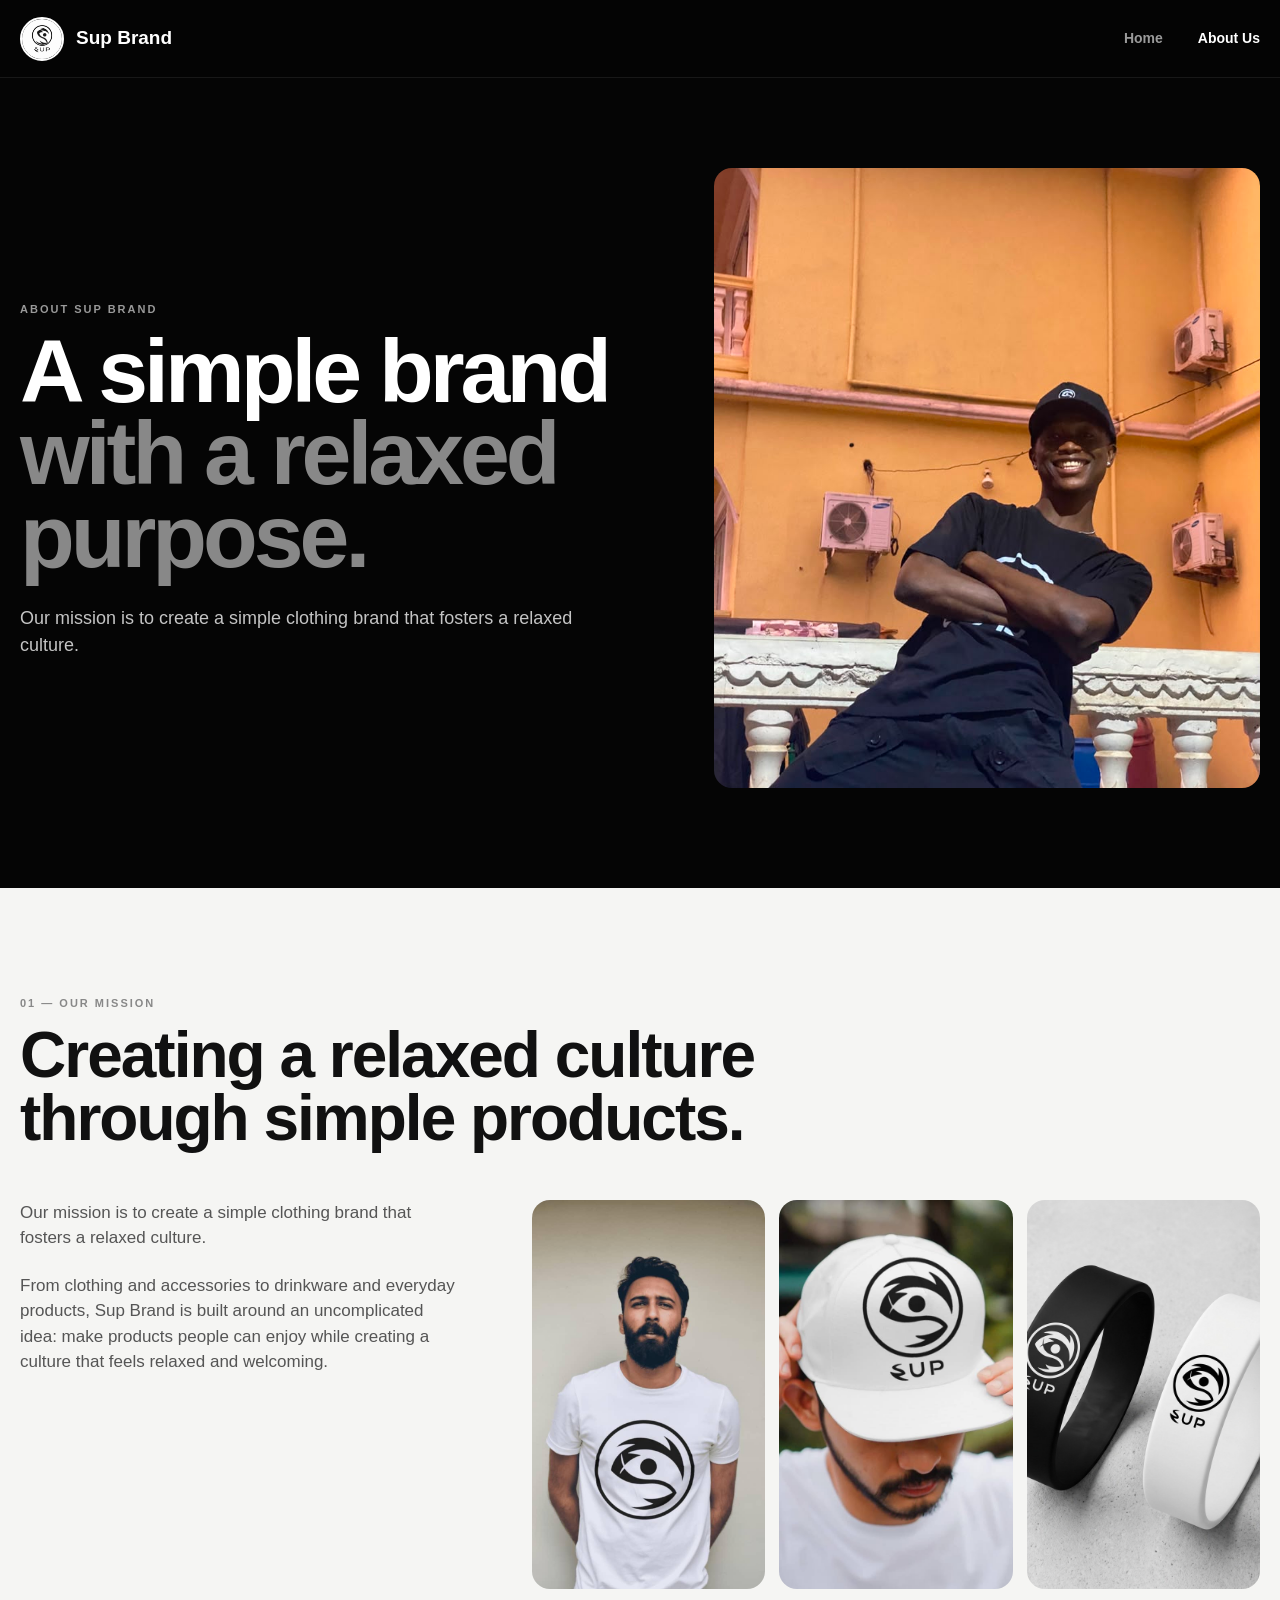
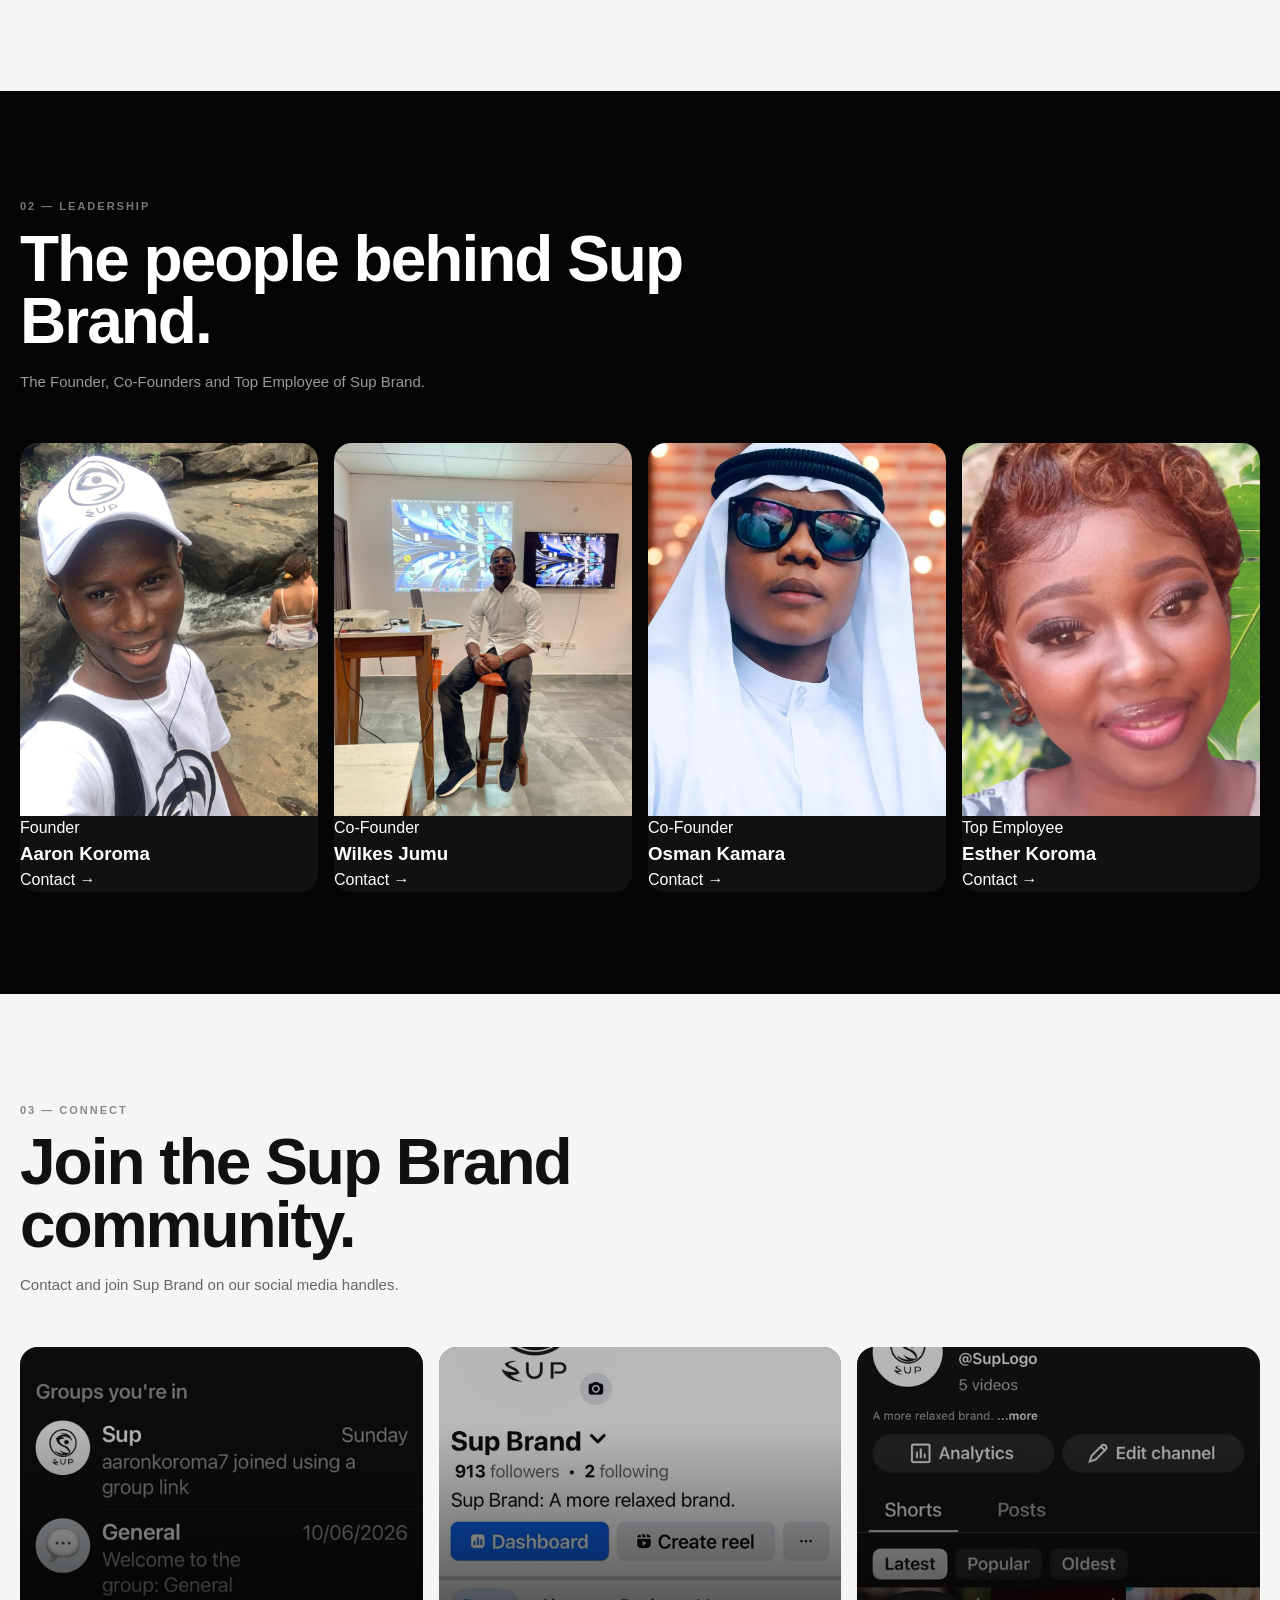
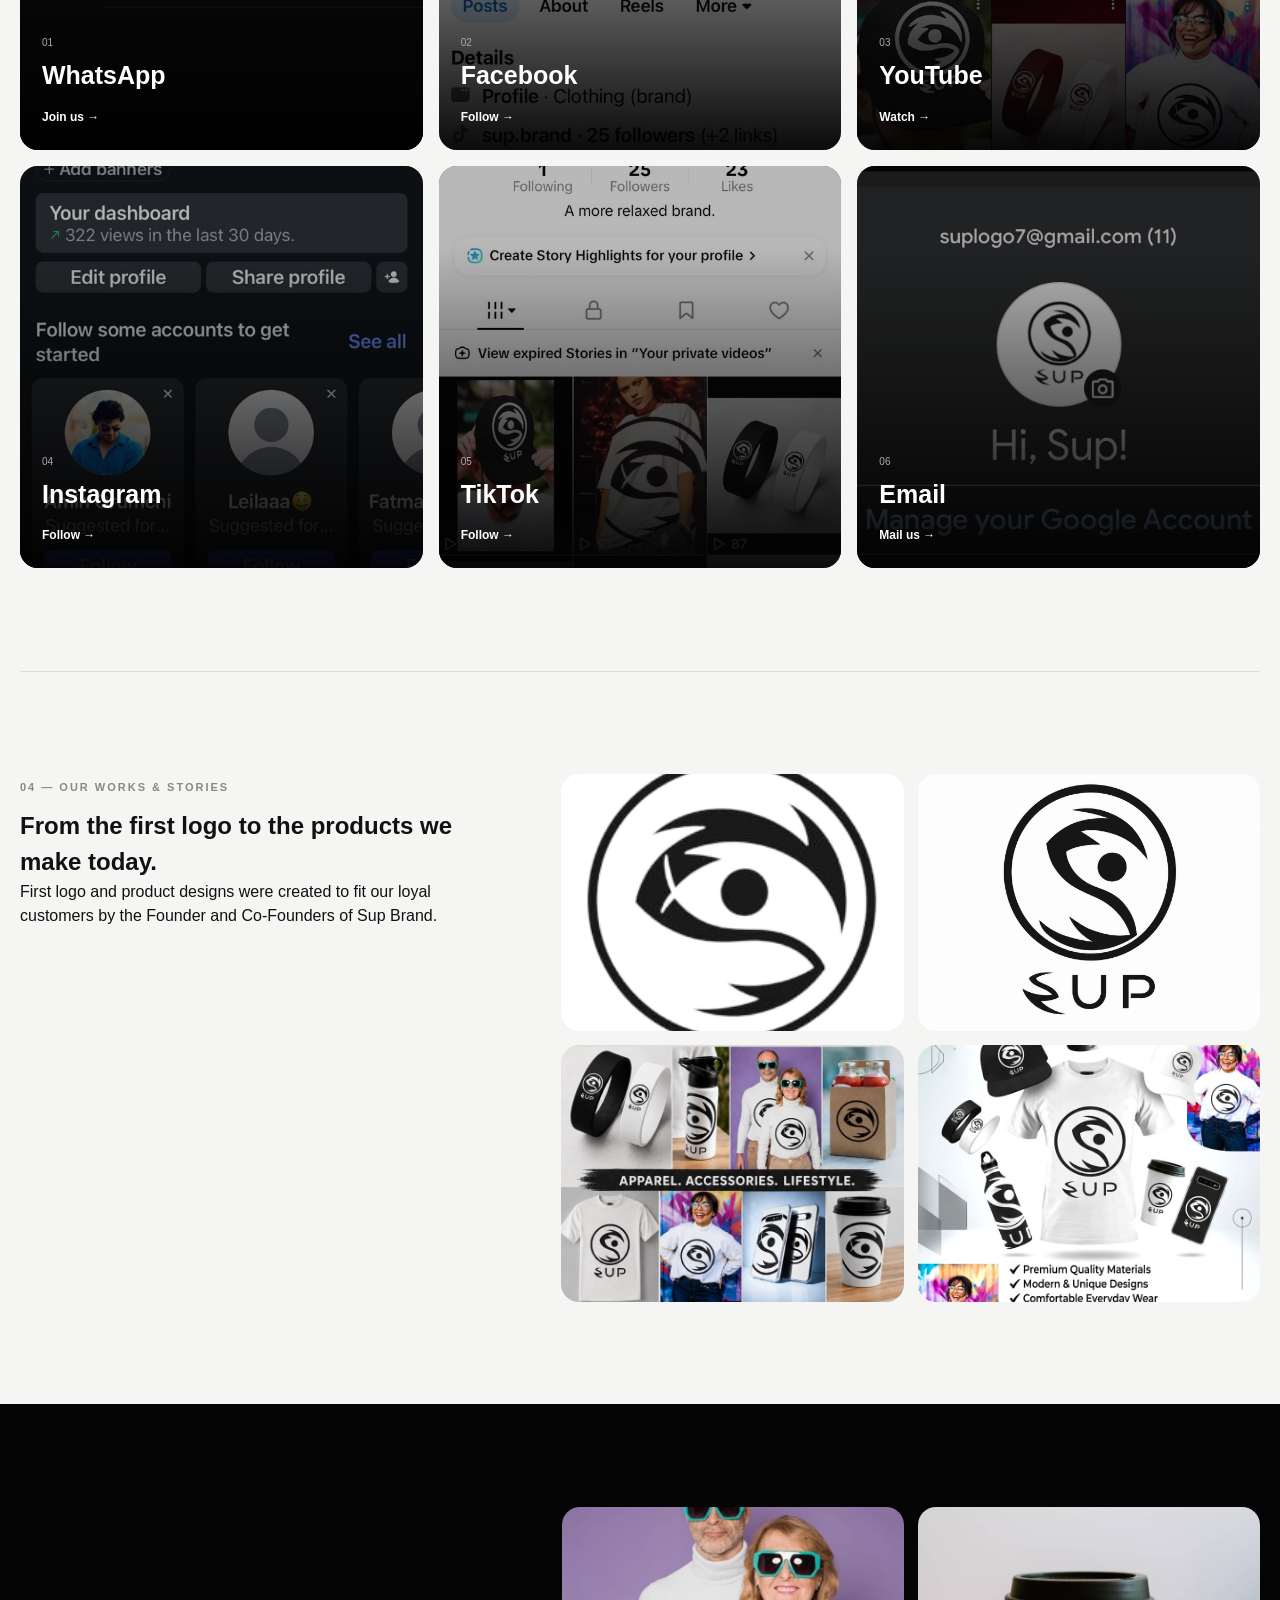
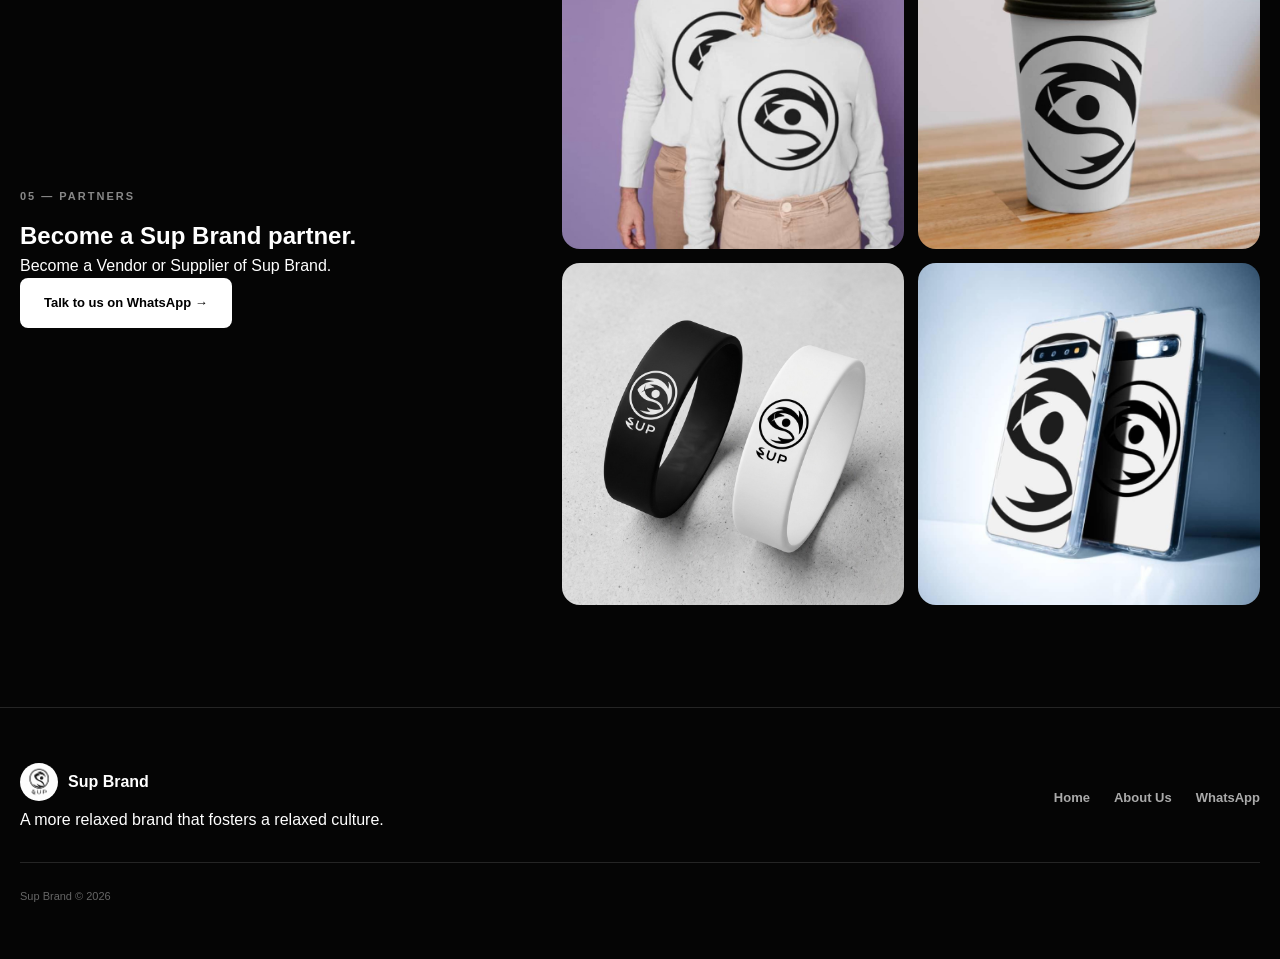
<file: about.html>
<!DOCTYPE html>
<html lang="en">
<head>
<meta charset="UTF-8"><meta name="viewport" content="width=device-width, initial-scale=1.0">
<meta name="description" content="Learn about Sup Brand, our mission, leadership, story and partnership opportunities.">
<link rel="icon" href="sup_logo.JPG"><link rel="stylesheet" href="about.css"><title>About Us | Sup Brand</title>
</head>
<body>
<header class="header"><div class="header-inner">
<a href="index.html" class="brand"><img src="sup_logo.JPG" alt="Sup Brand logo"><span>Sup Brand</span></a>
<nav class="desktop-nav"><a href="index.html">Home</a><a href="about.html" class="active">About Us</a></nav>
<button class="menu-toggle" id="menuToggle" type="button" aria-label="Open menu" aria-expanded="false"><span></span><span></span><span></span></button>
</div><nav class="mobile-nav" id="mobileNav"><a href="index.html">Home</a><a href="about.html">About Us</a></nav></header>
<main>
<section class="about-hero"><div class="wrap hero-grid"><div><span class="eyebrow">ABOUT SUP BRAND</span><h1>A simple brand<br><span>with a relaxed purpose.</span></h1><p>Our mission is to create a simple clothing brand that fosters a relaxed culture.</p></div><div class="hero-image"><img src="climson.jpeg" alt="Climson"></div></div></section>
<section class="section"><div class="section-intro"><span class="eyebrow">01 — OUR MISSION</span><h2>Creating a relaxed culture through simple products.</h2></div><div class="mission-grid"><div class="mission-copy"><p>Our mission is to create a simple clothing brand that fosters a relaxed culture.</p><p>From clothing and accessories to drinkware and everyday products, Sup Brand is built around an uncomplicated idea: make products people can enjoy while creating a culture that feels relaxed and welcoming.</p></div><div class="mission-images"><a href="sup_male_t-shirt.jpg"><img src="sup_male_t-shirt.jpg" alt="Sup Brand T-shirt"></a><a href="white_cap.JPG"><img src="white_cap.JPG" alt="Sup Brand white cap"></a><a href="hand_band.JPG"><img src="hand_band.JPG" alt="Sup Brand hand band"></a></div></div></section>
<section class="dark-section"><div class="section"><div class="section-intro"><span class="eyebrow">02 — LEADERSHIP</span><h2>The people behind Sup Brand.</h2><p>The Founder, Co-Founders and Top Employee of Sup Brand.</p></div><div class="people-grid">
<article class="person"><img src="founder_ceo.jpg" alt="Founder Aaron Koroma"><div><span>Founder</span><h3>Aaron Koroma</h3><a href="https://api.whatsapp.com/send?phone=+23280855101&amp;text=Hello%20Founder%20of%20Sup%20Brand">Contact →</a></div></article>
<article class="person"><img src="co-founder_jumu.jpeg" alt="Co-Founder Wilkes Jumu"><div><span>Co-Founder</span><h3>Wilkes Jumu</h3><a href="https://api.whatsapp.com/send?phone=+23276150493&amp;text=Hello%20Co-Founder%20of%20Sup%20Brand">Contact →</a></div></article>
<article class="person"><img src="co-founder_osman.jpeg" alt="Co-Founder Osman Kamara"><div><span>Co-Founder</span><h3>Osman Kamara</h3><a href="https://api.whatsapp.com/send?phone=+971543290960&amp;text=Hello%20Co-Founder%20of%20Sup%20Brand">Contact →</a></div></article>
<article class="person"><img src="esther_top_employee.png" alt="Top Employee Esther Koroma"><div><span>Top Employee</span><h3>Esther Koroma</h3><a href="https://api.whatsapp.com/send?phone=+23273299652&amp;text=Hello%20Top%20Employee%20of%20Sup%20Brand">Contact →</a></div></article>
</div></div></section>
<section class="section"><div class="section-intro"><span class="eyebrow">03 — CONNECT</span><h2>Join the Sup Brand community.</h2><p>Contact and join Sup Brand on our social media handles.</p></div><div class="social-grid">
<a class="social-card" href="https://chat.whatsapp.com/Ik4qP1xSdpTBQ17QCoup6d"><img src="WhatsApp_community.jpeg" alt="WhatsApp community"><div><span>01</span><h3>WhatsApp</h3><b>Join us →</b></div></a>
<a class="social-card" href="https://www.facebook.com/share/18trBq5wWy/?mibextid=wwXIfr"><img src="facebook_page.jpeg" alt="Facebook page"><div><span>02</span><h3>Facebook</h3><b>Follow →</b></div></a>
<a class="social-card" href="https://youtube.com/@suplogo7?si=hMvc6PlUewiNroHi"><img src="youtube_page.jpeg" alt="YouTube page"><div><span>03</span><h3>YouTube</h3><b>Watch →</b></div></a>
<a class="social-card" href="https://www.instagram.com/suplogo7?igsh=MW41OXVncDQ2a2k4&utm_source=qr"><img src="instagram_page.jpeg" alt="Instagram page"><div><span>04</span><h3>Instagram</h3><b>Follow →</b></div></a>
<a class="social-card" href="https://www.tiktok.com/@sup.brand?_r=1&_t=ZS-97Nc3xAlAxD"><img src="tiktok_page.jpeg" alt="TikTok page"><div><span>05</span><h3>TikTok</h3><b>Follow →</b></div></a>
<a class="social-card" href="mailto:suplogo7@gmail.com"><img src="gmail_inbox.jpeg" alt="Sup Brand email"><div><span>06</span><h3>Email</h3><b>Mail us →</b></div></a>
</div></section>
<section class="section story"><div class="story-grid"><div><span class="eyebrow">04 — OUR WORKS & STORIES</span><h2>From the first logo to the products we make today.</h2><p>First logo and product designs were created to fit our loyal customers by the Founder and Co-Founders of Sup Brand.</p></div><div class="story-gallery"><a href="first_logo.png"><img src="first_logo.png" alt="First Sup Brand logo"></a><a href="sup_logo.JPG"><img src="sup_logo.JPG" alt="Sup Brand logo"></a><a href="flyer.jpeg"><img src="flyer.jpeg" alt="Sup Brand flyer"></a><a href="british_flyer.jpeg"><img src="british_flyer.jpeg" alt="Sup Brand flyer"></a></div></div></section>
<section class="partner"><div class="wrap partner-grid"><div><span class="eyebrow">05 — PARTNERS</span><h2>Become a Sup Brand partner.</h2><p>Become a Vendor or Supplier of Sup Brand.</p><a class="button" href="https://chat.whatsapp.com/L3RFyPqFyKc5OiABcn7JN8?mode=gi_t">Talk to us on WhatsApp →</a></div><div class="partner-products"><img src="twin_longsleeves.jpg" alt="Long sleeve"><img src="mug_coffee.jpg" alt="Coffee mug"><img src="hand_band.JPG" alt="Hand band"><img src="phone_pouch.jpg" alt="Phone pouch"></div></div></section>
</main>
<footer class="footer"><div><a class="footer-brand" href="index.html"><img src="sup_logo.JPG" alt="Sup Brand logo"><strong>Sup Brand</strong></a><p>A more relaxed brand that fosters a relaxed culture.</p></div><div class="footer-links"><a href="index.html">Home</a><a href="about.html">About Us</a><a href="https://chat.whatsapp.com/Ik4qP1xSdpTBQ17QCoup6d">WhatsApp</a></div><small>Sup Brand © 2026</small></footer>
<script src="./app.js"></script>
<script>const t=document.getElementById('menuToggle'),n=document.getElementById('mobileNav');if(t&&n){t.addEventListener('click',()=>{const o=t.getAttribute('aria-expanded')==='true';t.setAttribute('aria-expanded',!o);n.classList.toggle('open',!o)});}</script>
</body></html>
</file>
<file: about.css>
/* =========================================================
   SUP BRAND — RESPONSIVE ABOUT PAGE
   Desktop • Laptop • Tablet • Mobile • Small Phones
========================================================= */


/* =========================================================
   RESET
========================================================= */

* {
    margin: 0;
    padding: 0;
    box-sizing: border-box;
}

:root {
    --black: #050505;
    --black-2: #101010;
    --white: #ffffff;
    --light: #f5f5f3;
    --light-2: #eeeeeb;

    --text: #111111;
    --text-light: #666666;
    --text-muted: #888888;

    --border: #deded9;
    --border-dark: #252525;

    --max-width: 1320px;

    --radius: 18px;
    --radius-small: 12px;

    --header-height: 78px;

    --section-space: clamp(70px, 8vw, 115px);
}

html {
    scroll-behavior: smooth;
    scroll-padding-top: var(--header-height);
}

body {
    min-width: 320px;

    background: var(--light);
    color: var(--text);

    font-family:
        Inter,
        Arial,
        Helvetica,
        sans-serif;

    line-height: 1.5;

    overflow-x: hidden;
}

img {
    display: block;
    width: 100%;
    max-width: 100%;
}

a {
    color: inherit;
    text-decoration: none;
}

button {
    font: inherit;
}


/* =========================================================
   GLOBAL CONTAINER
========================================================= */

.wrap {
    width: min(
        calc(100% - 40px),
        var(--max-width)
    );

    margin-inline: auto;
}


/* =========================================================
   TYPOGRAPHY
========================================================= */

.eyebrow {
    display: inline-block;

    margin-bottom: 14px;

    color: var(--text-muted);

    font-size: 11px;
    font-weight: 800;

    letter-spacing: 2px;

    line-height: 1.2;

    text-transform: uppercase;
}

.section-intro {
    max-width: 760px;

    margin-bottom: clamp(30px, 4vw, 50px);
}

.section-intro h2 {
    max-width: 850px;

    font-size:
        clamp(34px, 5vw, 64px);

    line-height: 0.98;

    letter-spacing:
        clamp(-2px, -0.25vw, -1px);
}

.section-intro p {
    max-width: 650px;

    margin-top: 18px;

    color: var(--text-light);

    font-size: 15px;
}


/* =========================================================
   HEADER
========================================================= */

.header {
    position: fixed;

    top: 0;
    left: 0;

    width: 100%;
    height: var(--header-height);

    z-index: 1000;

    background:
        rgba(5, 5, 5, 0.97);

    color: #fff;

    border-bottom:
        1px solid rgba(255, 255, 255, 0.08);
}

.header-inner {
    width: min(
        calc(100% - 40px),
        var(--max-width)
    );

    height: 100%;

    margin-inline: auto;

    display: flex;
    align-items: center;
}


/* LOGO */

.brand {
    display: flex;
    align-items: center;

    gap: 12px;

    color: #fff;

    font-size: 19px;
    font-weight: 800;

    white-space: nowrap;
}

.brand img {
    width: 44px;
    height: 44px;

    border-radius: 50%;

    object-fit: cover;

    border: 2px solid #fff;
}


/* DESKTOP NAV */

.desktop-nav {
    margin-left: auto;

    display: flex;
    align-items: center;

    gap: clamp(20px, 3vw, 35px);
}

.desktop-nav a {
    color: #fff;

    font-size: 14px;
    font-weight: 700;

    opacity: 0.6;

    transition:
        opacity 0.2s ease,
        transform 0.2s ease;
}

.desktop-nav a:hover,
.desktop-nav a.active {
    opacity: 1;
}


/* MENU BUTTON */

.menu-toggle {
    display: none;

    width: 44px;
    height: 44px;

    margin-left: auto;

    padding: 0;

    border: 0;

    border-radius: 10px;

    background: #191919;

    cursor: pointer;
}

.menu-toggle span {
    display: block;

    width: 21px;
    height: 2px;

    margin: 4px auto;

    background: #fff;

    transition: transform 0.2s ease;
}


/* MOBILE NAV */

.mobile-nav {
    display: none;
}


/* =========================================================
   HERO
========================================================= */

.about-hero {
    position: relative;

    padding:
        calc(var(--header-height) + clamp(55px, 7vw, 90px))
        0
        clamp(65px, 8vw, 100px);

    background: var(--black);

    color: #fff;

    overflow: hidden;
}

.hero-grid {
    display: grid;

    grid-template-columns:
        minmax(0, 1.05fr)
        minmax(320px, 0.95fr);

    align-items: center;

    gap: clamp(40px, 7vw, 90px);
}

.hero-content {
    min-width: 0;
}

.about-hero .eyebrow {
    color: #999;
}

.about-hero h1 {
    max-width: 820px;

    font-size:
        clamp(46px, 7vw, 92px);

    line-height: 0.92;

    letter-spacing:
        clamp(-4px, -0.4vw, -2px);
}

.about-hero h1 span {
    color: #888;
}

.about-hero p {
    max-width: 570px;

    margin-top: 28px;

    color: #c4c4c4;

    font-size:
        clamp(15px, 1.5vw, 18px);
}

.hero-actions {
    display: flex;
    align-items: center;

    flex-wrap: wrap;

    gap: 20px;

    margin-top: 32px;
}


/* HERO IMAGE */

.hero-image {
    position: relative;

    width: 100%;

    aspect-ratio: 4 / 5;

    min-height: 420px;
    max-height: 620px;

    overflow: hidden;

    border-radius: var(--radius);
}

.hero-image img {
    width: 100%;
    height: 100%;

    object-fit: cover;

    transition:
        transform 0.5s ease;
}

.hero-image:hover img {
    transform: scale(1.03);
}


/* =========================================================
   BUTTON
========================================================= */

.button {
    display: inline-flex;

    align-items: center;
    justify-content: center;

    min-height: 50px;

    padding:
        0 clamp(18px, 2vw, 24px);

    border-radius: 8px;

    background: #fff;
    color: #000;

    font-size: 13px;
    font-weight: 800;

    white-space: nowrap;

    transition:
        transform 0.2s ease,
        background 0.2s ease;
}

.button:hover {
    background: #ddd;

    transform: translateY(-2px);
}

.text-link {
    color: #aaa;

    font-size: 13px;
    font-weight: 800;
}

.text-link:hover {
    color: #fff;
}


/* =========================================================
   STATS
========================================================= */

.stats-section {
    background: #fff;

    border-bottom:
        1px solid var(--border);
}

.stats-grid {
    display: grid;

    grid-template-columns:
        repeat(4, minmax(0, 1fr));
}

.stat {
    min-height: 130px;

    padding: 28px 22px;

    display: flex;
    flex-direction: column;

    justify-content: center;

    border-right:
        1px solid var(--border);
}

.stat:first-child {
    border-left:
        1px solid var(--border);
}

.stat strong {
    margin-bottom: 5px;

    font-size: 24px;
}

.stat span {
    color: var(--text-light);

    font-size: 12px;
    font-weight: 700;
}


/* =========================================================
   GENERAL SECTION
========================================================= */

.section {
    width: min(
        calc(100% - 40px),
        var(--max-width)
    );

    margin-inline: auto;

    padding-block: var(--section-space);
}


/* =========================================================
   MISSION
========================================================= */

.mission-grid {
    display: grid;

    grid-template-columns:
        minmax(260px, 0.75fr)
        minmax(0, 1.25fr);

    gap: clamp(35px, 6vw, 75px);

    align-items: start;
}

.mission-copy {
    position: sticky;

    top: 110px;
}

.mission-copy p {
    margin-bottom: 22px;

    color: #555;

    font-size:
        clamp(15px, 1.5vw, 17px);
}

.mission-copy .large-copy {
    color: #111;

    font-size:
        clamp(20px, 2vw, 25px);

    font-weight: 600;

    line-height: 1.3;
}


/* MISSION IMAGES */

.mission-images {
    display: grid;

    grid-template-columns:
        repeat(3, minmax(0, 1fr));

    gap: 14px;
}

.mission-images a {
    display: block;

    overflow: hidden;

    border-radius: var(--radius);
}

.mission-images img {
    width: 100%;

    aspect-ratio: 3 / 5;

    object-fit: cover;

    transition:
        transform 0.4s ease;
}

.mission-images a:hover img {
    transform: scale(1.04);
}


/* =========================================================
   VALUES
========================================================= */

.values-section {
    padding-block: var(--section-space);

    background: var(--light-2);
}

.values-section > .wrap {
    width: min(
        calc(100% - 40px),
        var(--max-width)
    );
}

.values-grid {
    display: grid;

    grid-template-columns:
        repeat(4, minmax(0, 1fr));

    gap: 14px;
}

.value-card {
    min-height: 270px;

    padding: clamp(20px, 2.5vw, 30px);

    display: flex;
    flex-direction: column;

    background: #fff;

    border:
        1px solid var(--border);

    border-radius: var(--radius);

    transition:
        transform 0.25s ease,
        box-shadow 0.25s ease;
}

.value-card:hover {
    transform: translateY(-5px);

    box-shadow:
        0 18px 45px
        rgba(0, 0, 0, 0.07);
}

.value-card > span {
    color: #999;

    font-size: 11px;
    font-weight: 800;

    letter-spacing: 1px;
}

.value-card h3 {
    margin-top: auto;
    margin-bottom: 12px;

    font-size:
        clamp(18px, 2vw, 23px);
}

.value-card p {
    color: var(--text-light);

    font-size: 14px;
}


/* =========================================================
   DARK SECTION
========================================================= */

.dark-section {
    width: 100%;

    padding-block: var(--section-space);

    background: var(--black);

    color: #fff;
}

.dark-section > .section {
    padding-block: 0;
}

.dark-section .eyebrow {
    color: #777;
}

.dark-section .section-intro p {
    color: #999;
}


/* =========================================================
   PEOPLE
========================================================= */

.people-grid {
    display: grid;

    grid-template-columns:
        repeat(4, minmax(0, 1fr));

    gap: 16px;
}

.person {
    min-width: 0;

    overflow: hidden;

    border-radius: var(--radius);

    background: #111;
}

.person > img {
    width: 100%;

    aspect-ratio: 4 / 5;

    object-fit: cover;

    transition:
        transform 0.4s ease;
}

.person:hover > img {
    transform: scale(1.03);
}

.person-info {
    padding: 20px;
}

.person-info span {
    color: #888;

    font-size: 10px;
    font-weight: 800;

    letter-spacing: 1.5px;

    text-transform: uppercase;
}

.person-info h3 {
    margin:
        5px 0 12px;

    font-size:
        clamp(16px, 1.7vw, 21px);
}

.person-info a {
    font-size: 12px;
    font-weight: 800;
}

.person-info a:hover {
    text-decoration: underline;
}


/* =========================================================
   SOCIAL
========================================================= */

.social-grid {
    display: grid;

    grid-template-columns:
        repeat(3, minmax(0, 1fr));

    gap: 16px;
}

.social-card {
    position: relative;

    min-width: 0;

    aspect-ratio: 1 / 1;

    overflow: hidden;

    border-radius: var(--radius);

    background: #111;

    color: #fff;
}

.social-card img {
    width: 100%;
    height: 100%;

    object-fit: cover;

    opacity: 0.7;

    transition:
        transform 0.4s ease,
        opacity 0.4s ease;
}

.social-card:hover img {
    transform: scale(1.05);

    opacity: 0.85;
}

.social-card::after {
    content: "";

    position: absolute;

    inset: 0;

    background:
        linear-gradient(
            to bottom,
            transparent 20%,
            rgba(0, 0, 0, 0.94)
        );
}

.social-card > div {
    position: absolute;

    z-index: 2;

    left: clamp(15px, 2vw, 22px);
    right: clamp(15px, 2vw, 22px);
    bottom: clamp(15px, 2vw, 22px);
}

.social-card span {
    color: #aaa;

    font-size: 10px;
}

.social-card h3 {
    margin:
        4px 0 9px;

    font-size:
        clamp(18px, 2.2vw, 25px);
}

.social-card b {
    font-size: 12px;
}


/* =========================================================
   STORY
========================================================= */

.story {
    border-top:
        1px solid var(--border);
}

.story-grid {
    display: grid;

    grid-template-columns:
        minmax(260px, 0.8fr)
        minmax(0, 1.2fr);

    gap: clamp(40px, 6vw, 75px);

    align-items: start;
}

.story-content {
    position: sticky;

    top: 110px;
}

.story-content h2 {
    font-size:
        clamp(34px, 4.5vw, 55px);

    line-height: 0.98;

    letter-spacing: -2px;
}

.story-content p {
    margin-top: 20px;

    color: var(--text-light);

    font-size: 15px;
}

.story-gallery {
    display: grid;

    grid-template-columns:
        repeat(2, minmax(0, 1fr));

    gap: 14px;
}

.story-gallery a {
    display: block;

    overflow: hidden;

    border-radius: var(--radius);
}

.story-gallery img {
    width: 100%;

    aspect-ratio: 4 / 3;

    object-fit: cover;

    transition:
        transform 0.4s ease;
}

.story-gallery a:hover img {
    transform: scale(1.04);
}


/* =========================================================
   PARTNER
========================================================= */

.partner {
    padding-block: var(--section-space);

    background: var(--black);

    color: #fff;
}

.partner-grid {
    display: grid;

    grid-template-columns:
        minmax(280px, 0.8fr)
        minmax(0, 1.2fr);

    align-items: center;

    gap: clamp(40px, 6vw, 80px);
}

.partner-content .eyebrow {
    color: #777;
}

.partner-content h2 {
    max-width: 600px;

    font-size:
        clamp(40px, 5vw, 68px);

    line-height: 0.95;

    letter-spacing: -3px;
}

.partner-content p {
    max-width: 500px;

    margin:
        20px 0 28px;

    color: #aaa;
}

.partner-products {
    display: grid;

    grid-template-columns:
        repeat(2, minmax(0, 1fr));

    gap: 14px;
}

.partner-products img {
    width: 100%;

    aspect-ratio: 1 / 1;

    object-fit: cover;

    border-radius: var(--radius);

    transition:
        transform 0.4s ease;
}

.partner-products img:hover {
    transform: scale(1.03);
}


/* =========================================================
   FOOTER
========================================================= */

.footer {
    padding:
        55px
        max(20px, calc((100vw - var(--max-width)) / 2));

    background: var(--black);

    color: #fff;

    border-top:
        1px solid var(--border-dark);

    display: grid;

    grid-template-columns:
        1fr auto;

    gap: 30px;
}

.footer-main {
    min-width: 0;
}

.footer-brand {
    display: inline-flex;

    align-items: center;

    gap: 10px;
}

.footer-brand img {
    width: 38px;
    height: 38px;

    border-radius: 50%;

    object-fit: cover;
}

.footer-main p {
    max-width: 330px;

    margin-top: 12px;

    color: #888;

    font-size: 13px;
}

.footer-links {
    display: flex;

    align-items: center;

    flex-wrap: wrap;

    gap: 24px;
}

.footer-links a {
    color: #aaa;

    font-size: 13px;
    font-weight: 700;
}

.footer-links a:hover {
    color: #fff;
}

.footer small {
    grid-column: 1 / -1;

    padding-top: 25px;

    border-top:
        1px solid var(--border-dark);

    color: #666;

    font-size: 11px;
}


/* =========================================================
   LARGE LAPTOPS
   1200px and below
========================================================= */

@media (max-width: 1200px) {

    :root {
        --section-space: 90px;
    }

    .hero-grid {
        gap: 55px;
    }

    .mission-grid {
        gap: 45px;
    }

    .story-grid {
        gap: 45px;
    }

    .partner-grid {
        gap: 50px;
    }
}


/* =========================================================
   TABLETS / SMALL LAPTOPS
   1050px and below
========================================================= */

@media (max-width: 1050px) {

    :root {
        --header-height: 72px;
        --section-space: 80px;
    }

    /* HERO */

    .hero-grid {
        grid-template-columns: 1fr;

        gap: 45px;
    }

    .hero-content {
        max-width: 850px;
    }

    .hero-image {
        width: min(100%, 700px);

        min-height: 420px;

        margin-inline: auto;

        aspect-ratio: 16 / 10;
    }


    /* MISSION */

    .mission-grid {
        grid-template-columns: 1fr;

        gap: 40px;
    }

    .mission-copy {
        position: static;

        max-width: 750px;
    }


    /* VALUES */

    .values-grid {
        grid-template-columns:
            repeat(2, minmax(0, 1fr));
    }


    /* PEOPLE */

    .people-grid {
        grid-template-columns:
            repeat(2, minmax(0, 1fr));
    }


    /* STORY */

    .story-grid {
        grid-template-columns: 1fr;

        gap: 40px;
    }

    .story-content {
        position: static;

        max-width: 750px;
    }


    /* PARTNER */

    .partner-grid {
        grid-template-columns: 1fr;

        gap: 45px;
    }

    .partner-content {
        max-width: 750px;
    }

    .partner-products {
        width: min(100%, 700px);
    }
}


/* =========================================================
   TABLETS
   800px and below
========================================================= */

@media (max-width: 800px) {

    .wrap,
    .section {
        width: min(
            calc(100% - 32px),
            var(--max-width)
        );
    }

    /* STATS */

    .stats-grid {
        grid-template-columns:
            repeat(2, 1fr);
    }

    .stat {
        min-height: 105px;
    }

    .stat:nth-child(2) {
        border-right: 0;
    }

    .stat:nth-child(3),
    .stat:nth-child(4) {
        border-top:
            1px solid var(--border);
    }


    /* MISSION */

    .mission-images {
        grid-template-columns:
            repeat(2, minmax(0, 1fr));
    }

    .mission-images a:first-child {
        grid-column: 1 / -1;
    }

    .mission-images a:first-child img {
        aspect-ratio: 16 / 9;
    }


    /* SOCIAL */

    .social-grid {
        grid-template-columns:
            repeat(2, minmax(0, 1fr));
    }


    /* FOOTER */

    .footer {
        grid-template-columns: 1fr;

        gap: 25px;
    }

    .footer-links {
        justify-content: flex-start;
    }

    .footer small {
        grid-column: auto;
    }
}


/* =========================================================
   MOBILE
   700px and below
========================================================= */

@media (max-width: 700px) {

    :root {
        --header-height: 68px;
        --section-space: 65px;
    }


    /* CONTAINERS */

    .wrap,
    .section {
        width: calc(100% - 28px);
    }


    /* HEADER */

    .header {
        height: 68px;
    }

    .header-inner {
        width: calc(100% - 24px);
    }

    .brand {
        font-size: 17px;

        gap: 10px;
    }

    .brand img {
        width: 40px;
        height: 40px;
    }

    .desktop-nav {
        display: none;
    }

    .menu-toggle {
        display: block;
    }


    /* MOBILE NAV */

    .mobile-nav {
        display: flex;

        flex-direction: column;

        max-height: 0;

        overflow: hidden;

        background: #080808;

        transition:
            max-height 0.3s ease;
    }

    .mobile-nav.open {
        max-height: 150px;

        border-top:
            1px solid #222;
    }

    .mobile-nav a {
        padding: 15px 20px;

        color: #fff;

        font-size: 14px;
        font-weight: 700;
    }

    .mobile-nav a:hover {
        background: #151515;
    }


    /* HERO */

    .about-hero {
        padding:
            calc(var(--header-height) + 42px)
            0
            55px;
    }

    .hero-grid {
        width: calc(100% - 28px);

        gap: 35px;
    }

    .about-hero h1 {
        font-size:
            clamp(42px, 12vw, 62px);

        letter-spacing: -2.5px;
    }

    .about-hero p {
        margin-top: 22px;

        font-size: 15px;
    }

    .hero-actions {
        align-items: flex-start;

        flex-direction: column;

        gap: 16px;

        margin-top: 27px;
    }

    .hero-image {
        width: 100%;

        min-height: 0;

        aspect-ratio: 4 / 5;

        max-height: none;
    }


    /* TYPOGRAPHY */

    .section-intro h2 {
        font-size:
            clamp(32px, 9vw, 42px);

        letter-spacing: -1.5px;
    }

    .section-intro p {
        font-size: 14px;
    }


    /* STATS */

    .stats-grid {
        grid-template-columns:
            repeat(2, 1fr);
    }

    .stat {
        min-height: 95px;

        padding: 20px 15px;
    }

    .stat strong {
        font-size: 20px;
    }


    /* MISSION */

    .mission-grid {
        gap: 30px;
    }

    .mission-copy p {
        font-size: 15px;
    }

    .mission-copy .large-copy {
        font-size: 20px;
    }

    .mission-images {
        gap: 9px;
    }

    .mission-images img {
        aspect-ratio: 3 / 4;
    }

    .mission-images a:first-child img {
        aspect-ratio: 16 / 10;
    }


    /* VALUES */

    .values-section {
        padding-block: 65px;
    }

    .values-grid {
        grid-template-columns:
            repeat(2, minmax(0, 1fr));

        gap: 9px;
    }

    .value-card {
        min-height: 220px;

        padding: 18px;
    }

    .value-card h3 {
        font-size: 18px;
    }

    .value-card p {
        font-size: 13px;
    }


    /* DARK SECTION */

    .dark-section {
        padding-block: 65px;
    }

    .dark-section > .section {
        width: calc(100% - 28px);
    }


    /* PEOPLE */

    .people-grid {
        grid-template-columns:
            repeat(2, minmax(0, 1fr));

        gap: 9px;
    }

    .person > img {
        aspect-ratio: 4 / 5;
    }

    .person-info {
        padding: 13px;
    }

    .person-info h3 {
        font-size: 16px;
    }

    .person-info a {
        font-size: 11px;
    }


    /* SOCIAL */

    .social-grid {
        grid-template-columns:
            repeat(2, minmax(0, 1fr));

        gap: 9px;
    }

    .social-card {
        aspect-ratio: 1 / 1;
    }

    .social-card > div {
        left: 13px;
        right: 13px;
        bottom: 13px;
    }

    .social-card h3 {
        font-size: 18px;
    }


    /* STORY */

    .story-grid {
        gap: 30px;
    }

    .story-content h2 {
        font-size:
            clamp(32px, 9vw, 42px);
    }

    .story-gallery {
        gap: 9px;
    }


    /* PARTNER */

    .partner {
        padding-block: 65px;
    }

    .partner-grid {
        width: calc(100% - 28px);

        gap: 35px;
    }

    .partner-content h2 {
        font-size:
            clamp(40px, 11vw, 52px);

        letter-spacing: -2px;
    }

    .partner-products {
        gap: 9px;
    }


    /* FOOTER */

    .footer {
        padding:
            45px
            20px;
    }

    .footer-links {
        gap: 16px;
    }
}


/* =========================================================
   SMALL PHONES
   480px and below
========================================================= */

@media (max-width: 480px) {

    .wrap,
    .section {
        width: calc(100% - 24px);
    }


    /* HERO */

    .hero-grid {
        width: calc(100% - 24px);
    }

    .about-hero h1 {
        font-size:
            clamp(39px, 12vw, 52px);
    }

    .hero-image {
        aspect-ratio: 4 / 5;

        border-radius: 14px;
    }


    /* STATS */

    .stat {
        padding:
            18px 13px;
    }

    .stat span {
        font-size: 11px;
    }


    /* MISSION */

    .mission-images {
        gap: 7px;
    }

    .mission-images img {
        border-radius: 12px;
    }


    /* VALUES */

    .values-grid {
        grid-template-columns: 1fr;
    }

    .value-card {
        min-height: 180px;
    }

    .value-card h3 {
        margin-top: 35px;
    }


    /* PEOPLE */

    .people-grid {
        grid-template-columns: 1fr 1fr;
    }

    .person {
        border-radius: 13px;
    }

    .person > img {
        aspect-ratio: 4 / 5;
    }

    .person-info {
        padding: 12px;
    }

    .person-info span {
        font-size: 9px;
    }

    .person-info h3 {
        margin:
            4px 0 9px;

        font-size: 15px;
    }


    /* SOCIAL */

    .social-grid {
        grid-template-columns: 1fr 1fr;
    }

    .social-card {
        border-radius: 13px;
    }

    .social-card h3 {
        font-size: 17px;
    }

    .social-card b {
        font-size: 11px;
    }


    /* STORY */

    .story-gallery {
        grid-template-columns: 1fr;
    }

    .story-gallery img {
        aspect-ratio: 16 / 10;
    }


    /* PARTNER */

    .partner-products {
        grid-template-columns: 1fr 1fr;
    }

    .partner-products img {
        border-radius: 12px;
    }


    /* FOOTER */

    .footer-links {
        flex-direction: column;

        align-items: flex-start;

        gap: 13px;
    }
}


/* =========================================================
   VERY SMALL PHONES
   360px and below
========================================================= */

@media (max-width: 360px) {

    .brand {
        font-size: 15px;
    }

    .brand img {
        width: 37px;
        height: 37px;
    }

    .about-hero h1 {
        font-size: 38px;
    }

    .hero-image {
        aspect-ratio: 1 / 1.15;
    }

    .stats-grid {
        grid-template-columns: 1fr;
    }

    .stat,
    .stat:nth-child(3),
    .stat:nth-child(4) {
        border-left: 0;
        border-right: 0;

        border-top:
            1px solid var(--border);
    }

    .stat:first-child {
        border-top: 0;
    }

    .people-grid,
    .social-grid {
        grid-template-columns: 1fr;
    }

    .person > img {
        aspect-ratio: 4 / 4.5;
    }

    .social-card {
        aspect-ratio: 16 / 10;
    }

    .partner-products {
        grid-template-columns: 1fr;
    }
}


/* =========================================================
   TOUCH DEVICES
========================================================= */

@media (hover: none) {

    .hero-image:hover img,
    .mission-images a:hover img,
    .person:hover > img,
    .social-card:hover img,
    .story-gallery a:hover img,
    .partner-products img:hover {
        transform: none;
    }

    .value-card:hover {
        transform: none;

        box-shadow: none;
    }
}


/* =========================================================
   ACCESSIBILITY
========================================================= */

@media (prefers-reduced-motion: reduce) {

    html {
        scroll-behavior: auto;
    }

    *,
    *::before,
    *::after {
        transition-duration: 0.01ms !important;
        animation-duration: 0.01ms !important;
        animation-iteration-count: 1 !important;
    }
}
</file>
